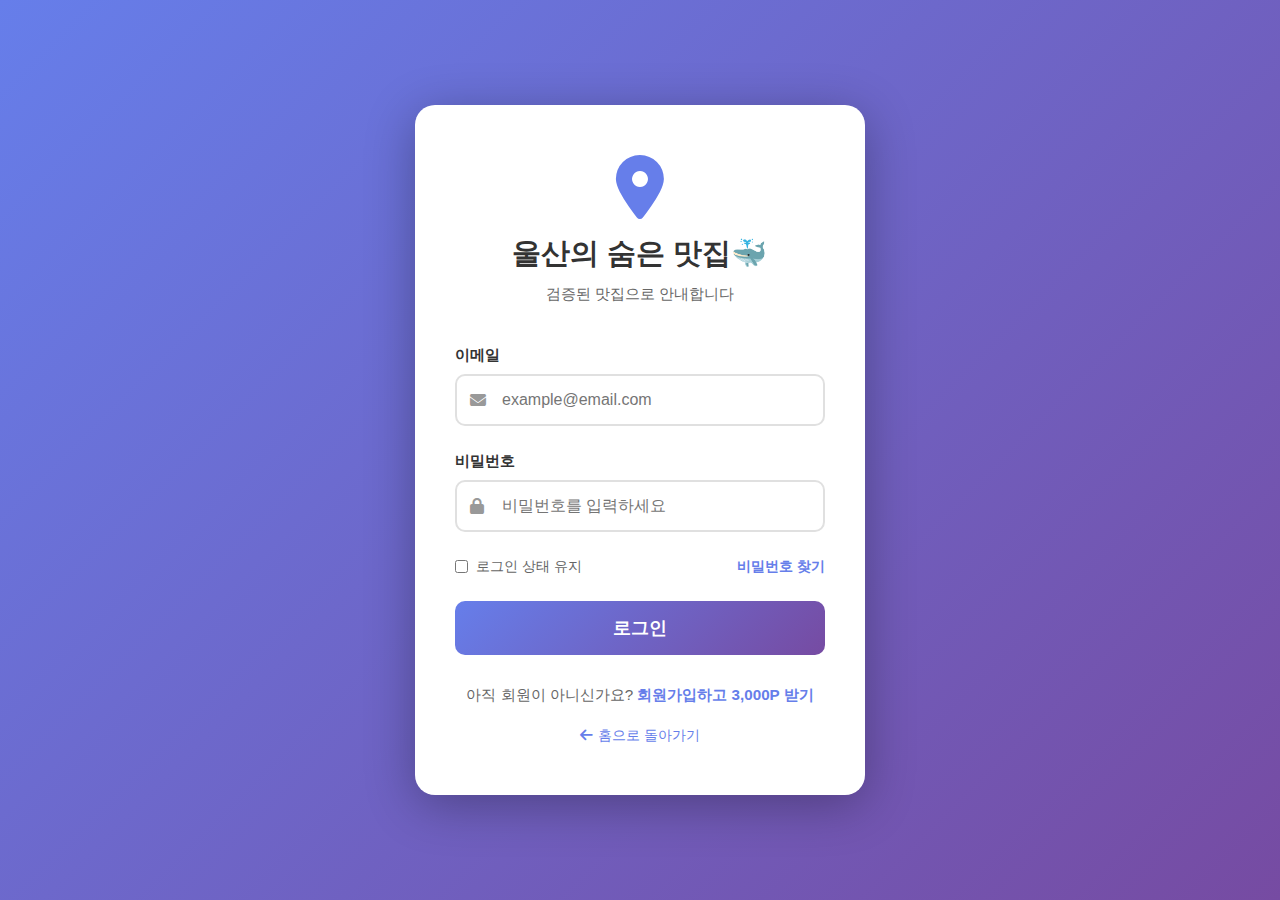
<file: login.html>
<!DOCTYPE html>
<html lang="ko">
<head>
    <meta charset="UTF-8">
    <meta name="viewport" content="width=device-width, initial-scale=1.0">
    <title>로그인 - 울산의 숨은 맛집</title>
    <link rel="stylesheet" href="https://cdnjs.cloudflare.com/ajax/libs/font-awesome/6.4.0/css/all.min.css">
    <style>
        * {
            margin: 0;
            padding: 0;
            box-sizing: border-box;
        }

        body {
            font-family: 'Segoe UI', Tahoma, Geneva, Verdana, sans-serif;
            background: linear-gradient(135deg, #667eea 0%, #764ba2 100%);
            min-height: 100vh;
            display: flex;
            justify-content: center;
            align-items: center;
            padding: 20px;
        }

        .login-container {
            background: white;
            border-radius: 20px;
            box-shadow: 0 10px 50px rgba(0,0,0,0.3);
            width: 100%;
            max-width: 450px;
            padding: 50px 40px;
        }

        .logo-section {
            text-align: center;
            margin-bottom: 40px;
        }

        .logo-section i {
            font-size: 4rem;
            color: #667eea;
            margin-bottom: 15px;
        }

        .logo-section h1 {
            font-size: 1.8rem;
            color: #333;
            margin-bottom: 10px;
        }

        .logo-section p {
            color: #666;
            font-size: 0.95rem;
        }

        .form-group {
            margin-bottom: 25px;
        }

        .form-group label {
            display: block;
            margin-bottom: 8px;
            font-weight: bold;
            color: #333;
            font-size: 0.95rem;
        }

        .input-wrapper {
            position: relative;
        }

        .input-wrapper i {
            position: absolute;
            left: 15px;
            top: 50%;
            transform: translateY(-50%);
            color: #999;
        }

        .form-group input {
            width: 100%;
            padding: 15px 15px 15px 45px;
            border: 2px solid #e0e0e0;
            border-radius: 10px;
            font-size: 1rem;
            transition: border-color 0.3s;
        }

        .form-group input:focus {
            outline: none;
            border-color: #667eea;
        }

        .form-options {
            display: flex;
            justify-content: space-between;
            align-items: center;
            margin-bottom: 25px;
            font-size: 0.9rem;
        }

        .remember-me {
            display: flex;
            align-items: center;
            gap: 8px;
            color: #666;
        }

        .remember-me input {
            cursor: pointer;
        }

        .find-link {
            color: #667eea;
            text-decoration: none;
            font-weight: bold;
            cursor: pointer;
        }

        .find-link:hover {
            text-decoration: underline;
        }

        .btn-login {
            width: 100%;
            padding: 15px;
            background: linear-gradient(135deg, #667eea 0%, #764ba2 100%);
            color: white;
            border: none;
            border-radius: 10px;
            font-size: 1.1rem;
            font-weight: bold;
            cursor: pointer;
            transition: transform 0.3s, box-shadow 0.3s;
        }

        .btn-login:hover {
            transform: translateY(-2px);
            box-shadow: 0 5px 20px rgba(102, 126, 234, 0.4);
        }

        .btn-login:disabled {
            opacity: 0.6;
            cursor: not-allowed;
        }

        .signup-link {
            text-align: center;
            color: #666;
            font-size: 0.95rem;
            margin-top: 30px;
        }

        .signup-link a {
            color: #667eea;
            font-weight: bold;
            text-decoration: none;
        }

        .signup-link a:hover {
            text-decoration: underline;
        }

        .back-home {
            text-align: center;
            margin-top: 20px;
        }

        .back-home a {
            color: #667eea;
            text-decoration: none;
            font-size: 0.9rem;
            display: inline-flex;
            align-items: center;
            gap: 5px;
        }

        .back-home a:hover {
            text-decoration: underline;
        }

        .error-message {
            color: #ff4444;
            font-size: 0.85rem;
            margin-top: 5px;
            display: none;
        }

        .error-message.show {
            display: block;
        }

        @media (max-width: 480px) {
            .login-container {
                padding: 40px 30px;
            }

            .logo-section h1 {
                font-size: 1.5rem;
            }
        }
    </style>
</head>
<body>
    <div class="login-container">
        <div class="logo-section">
            <i class="fas fa-map-marker-alt"></i>
            <h1>울산의 숨은 맛집🐳</h1>
            <p>검증된 맛집으로 안내합니다</p>
        </div>

        <form id="loginForm">
            <div class="form-group">
                <label for="userEmail">이메일</label>
                <div class="input-wrapper">
                    <i class="fas fa-envelope"></i>
                    <input type="email" id="userEmail" placeholder="example@email.com" required>
                </div>
                <div class="error-message" id="emailError"></div>
            </div>

            <div class="form-group">
                <label for="userPw">비밀번호</label>
                <div class="input-wrapper">
                    <i class="fas fa-lock"></i>
                    <input type="password" id="userPw" placeholder="비밀번호를 입력하세요" required>
                </div>
                <div class="error-message" id="pwError"></div>
            </div>

            <div class="form-options">
                <label class="remember-me">
                    <input type="checkbox" id="rememberMe">
                    <span>로그인 상태 유지</span>
                </label>
                <a class="find-link" id="resetPasswordLink">
                    비밀번호 찾기
                </a>
            </div>

            <button type="submit" class="btn-login" id="loginBtn">로그인</button>
        </form>

        <div class="signup-link">
            아직 회원이 아니신가요? 
            <a href="signup.html">회원가입하고 3,000P 받기</a>
        </div>

        <div class="back-home">
            <a href="index.html">
                <i class="fas fa-arrow-left"></i>
                홈으로 돌아가기
            </a>
        </div>
    </div>

    <script>
        // Firebase Realtime Database URL (여기에 본인의 Firebase URL을 입력하세요)
        const FIREBASE_DB_URL = 'https://ulsan-restaurant-default-rtdb.firebaseio.com';

        // 이메일을 사용자 ID로 변환
        function generateUserId(email) {
            return email.replace(/[.@]/g, '_');
        }

        // 이메일 유효성 검사
        function validateEmail(email) {
            const re = /^[^\s@]+@[^\s@]+\.[^\s@]+$/;
            return re.test(email);
        }

        // 사용자 데이터 조회
        async function getUserData(userId) {
            try {
                const response = await fetch(`${FIREBASE_DB_URL}/users/${userId}.json`);
                if (!response.ok) {
                    throw new Error('HTTP ' + response.status);
                }
                const data = await response.json();
                return data;
            } catch (error) {
                console.error('사용자 데이터 조회 에러:', error);
                return null;
            }
        }

        // 로그인 상태 저장 (세션/로컬 스토리지 대신 변수 사용)
        let currentUser = null;

        // 로그인 폼 제출
        document.getElementById('loginForm').addEventListener('submit', async (e) => {
            e.preventDefault();
            
            const email = document.getElementById('userEmail').value.trim();
            const password = document.getElementById('userPw').value;
            const loginBtn = document.getElementById('loginBtn');
            const rememberMe = document.getElementById('rememberMe').checked;
            
            // 에러 메시지 초기화
            document.getElementById('emailError').classList.remove('show');
            document.getElementById('pwError').classList.remove('show');
            
            // 유효성 검사
            if (!validateEmail(email)) {
                document.getElementById('emailError').textContent = '올바른 이메일 형식이 아닙니다.';
                document.getElementById('emailError').classList.add('show');
                return;
            }
            
            // 버튼 비활성화
            loginBtn.disabled = true;
            loginBtn.textContent = '로그인 중...';
            
            try {
                // 사용자 ID 생성
                const userId = generateUserId(email);
                
                // Firebase에서 사용자 데이터 조회
                const userData = await getUserData(userId);
                
                if (!userData) {
                    document.getElementById('emailError').textContent = '등록되지 않은 이메일입니다.';
                    document.getElementById('emailError').classList.add('show');
                    return;
                }
                
                // 비밀번호 확인
                if (userData.password !== password) {
                    document.getElementById('pwError').textContent = '비밀번호가 틀렸습니다.';
                    document.getElementById('pwError').classList.add('show');
                    return;
                }
                
                // 로그인 성공
                currentUser = {
                    userId: userId,
                    name: userData.name,
                    email: userData.email,
                    points: userData.points,
                    role: userData.role
                };
                
                // 로그인 정보를 localStorage에 저장
                localStorage.setItem('loggedInUser', JSON.stringify(currentUser));

                // 로그인 상태 유지 옵션 처리
                if (rememberMe) {
                    // 실제 서비스에서는 쿠키나 토큰 사용
                    console.log('로그인 상태 유지 활성화');
                }
                
                alert(`환영합니다, ${userData.name}님!\n로그인 성공!`);
                
                // 메인 페이지로 이동
                window.location.href = 'index.html';
                
            } catch (error) {
                console.error('로그인 에러:', error);
                alert('로그인에 실패했습니다. 다시 시도해주세요.');
            } finally {
                loginBtn.disabled = false;
                loginBtn.textContent = '로그인';
            }
        });

        // 비밀번호 찾기
        document.getElementById('resetPasswordLink').addEventListener('click', async () => {
            const email = document.getElementById('userEmail').value.trim();
            
            if (!email) {
                alert('이메일을 입력해주세요.');
                return;
            }
            
            if (!validateEmail(email)) {
                alert('올바른 이메일 형식이 아닙니다.');
                return;
            }
            
            try {
                const userId = generateUserId(email);
                const userData = await getUserData(userId);
                
                if (!userData) {
                    alert('등록되지 않은 이메일입니다.');
                    return;
                }
                
                // 실제 서비스에서는 이메일로 임시 비밀번호를 전송해야 합니다
                // 여기서는 데모용으로 alert로 표시
                alert(`${userData.name}님의 비밀번호 찾기\n\n실제 서비스에서는 이메일로 비밀번호 재설정 링크가 전송됩니다.\n\n[데모용 정보]\n현재 비밀번호: ${userData.password}`);
                
            } catch (error) {
                console.error('비밀번호 찾기 에러:', error);
                alert('비밀번호 찾기에 실패했습니다. 다시 시도해주세요.');
            }
        });
    </script>
</body>
</html>
</file>
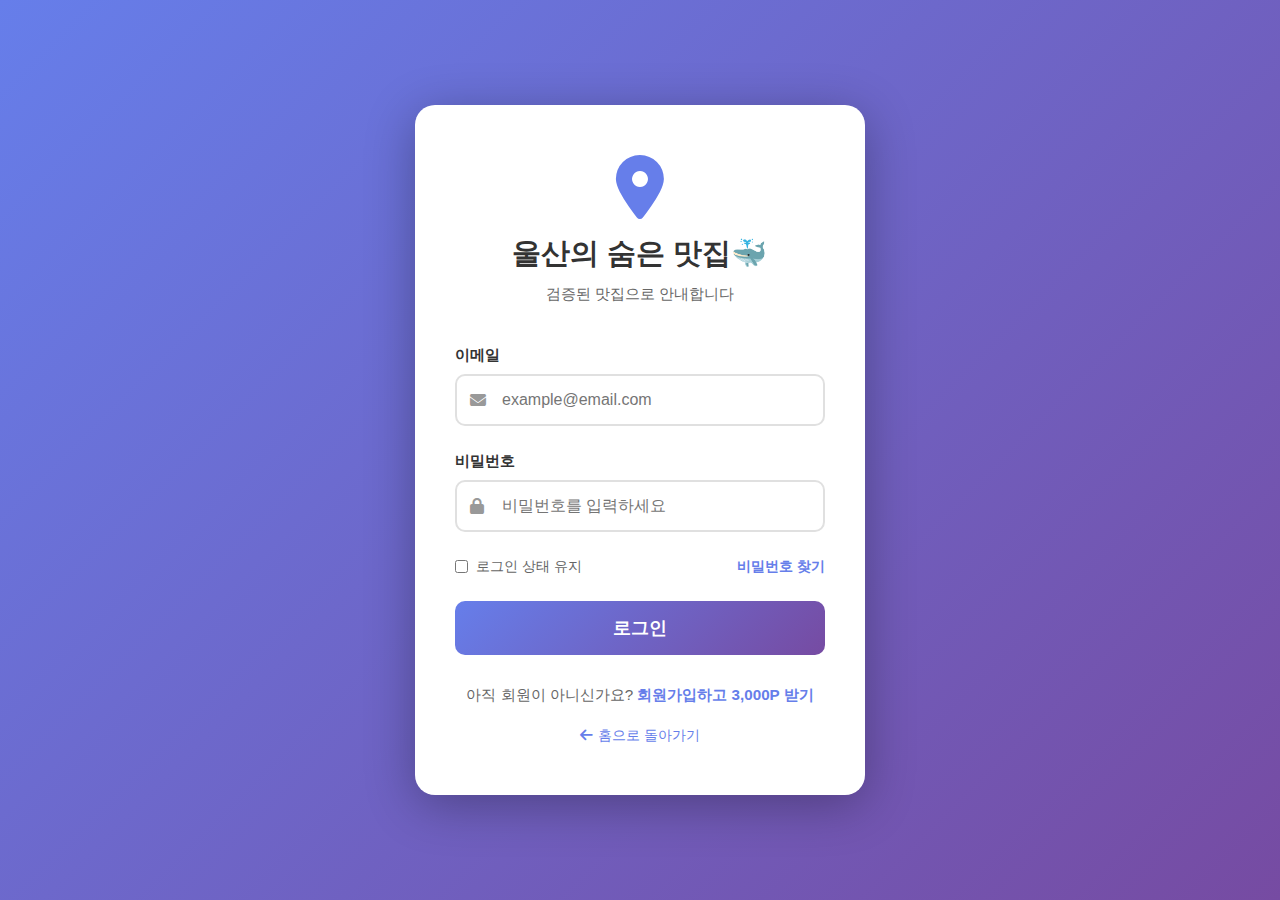
<file: mypage.html>
<!DOCTYPE html>
<html lang="ko">
<head>
    <meta charset="UTF-8">
    <meta name="viewport" content="width=device-width, initial-scale=1.0">
    <title>마이페이지 - 울산의 숨은 맛집</title>
    <link rel="stylesheet" href="https://cdnjs.cloudflare.com/ajax/libs/font-awesome/6.4.0/css/all.min.css">
    <style>
        * {
            margin: 0;
            padding: 0;
            box-sizing: border-box;
        }

        body {
            font-family: 'Segoe UI', Tahoma, Geneva, Verdana, sans-serif;
            line-height: 1.6;
            color: #333;
            background: #f8f9fa;
        }

        .header {
            background: linear-gradient(135deg, #667eea 0%, #764ba2 100%);
            color: white;
            padding: 1rem 0;
            box-shadow: 0 2px 10px rgba(0,0,0,0.1);
            position: sticky;
            top: 0;
            z-index: 1000;
        }

        .nav-container {
            max-width: 1200px;
            margin: 0 auto;
            padding: 0 20px;
            display: flex;
            justify-content: space-between;
            align-items: center;
        }

        .logo {
            font-size: 1.5rem;
            font-weight: bold;
            display: flex;
            align-items: center;
            gap: 10px;
            color: white;
            text-decoration: none;
        }

        .nav-menu {
            display: flex;
            gap: 2rem;
            list-style: none;
        }

        .nav-menu a {
            color: white;
            text-decoration: none;
            transition: opacity 0.3s;
        }

        .nav-menu a:hover {
            opacity: 0.8;
        }

        .user-info {
            display: flex;
            align-items: center;
            gap: 15px;
            background: rgba(255,255,255,0.2);
            padding: 8px 15px;
            border-radius: 20px;
        }

        .points {
            font-weight: bold;
            color: #ffd700;
        }

        .container {
            max-width: 1200px;
            margin: 0 auto;
            padding: 40px 20px;
        }

        .page-title {
            font-size: 2rem;
            margin-bottom: 10px;
            color: #333;
        }

        .page-subtitle {
            color: #666;
            margin-bottom: 40px;
        }

        .profile-section {
            background: white;
            padding: 40px;
            border-radius: 15px;
            box-shadow: 0 4px 15px rgba(0,0,0,0.1);
            margin-bottom: 30px;
            display: flex;
            align-items: center;
            gap: 30px;
        }

        .profile-avatar {
            width: 120px;
            height: 120px;
            background: linear-gradient(135deg, #667eea 0%, #764ba2 100%);
            border-radius: 50%;
            display: flex;
            align-items: center;
            justify-content: center;
            font-size: 3rem;
            color: white;
        }

        .profile-info {
            flex: 1;
        }

        .profile-name {
            font-size: 1.8rem;
            font-weight: bold;
            margin-bottom: 10px;
        }

        .profile-email {
            color: #666;
            margin-bottom: 15px;
        }

        .profile-stats {
            display: flex;
            gap: 30px;
            margin-top: 20px;
        }

        .stat-item {
            text-align: center;
        }

        .stat-value {
            font-size: 1.5rem;
            font-weight: bold;
            color: #667eea;
        }

        .stat-label {
            color: #666;
            font-size: 0.9rem;
        }

        .section {
            background: white;
            padding: 30px;
            border-radius: 15px;
            box-shadow: 0 4px 15px rgba(0,0,0,0.1);
            margin-bottom: 30px;
        }

        .section-header {
            display: flex;
            justify-content: space-between;
            align-items: center;
            margin-bottom: 25px;
            padding-bottom: 15px;
            border-bottom: 2px solid #f0f0f0;
        }

        .section-title {
            font-size: 1.5rem;
            font-weight: bold;
            color: #333;
        }

        .point-card {
            background: linear-gradient(135deg, #667eea 0%, #764ba2 100%);
            color: white;
            padding: 30px;
            border-radius: 15px;
            margin-bottom: 20px;
        }

        .point-balance {
            font-size: 2.5rem;
            font-weight: bold;
            margin-bottom: 10px;
        }

        .point-balance small {
            font-size: 1rem;
            opacity: 0.8;
        }

        .point-history {
            margin-top: 20px;
        }

        .point-item {
            display: flex;
            justify-content: space-between;
            align-items: center;
            padding: 15px;
            background: #f8f9fa;
            border-radius: 10px;
            margin-bottom: 10px;
        }

        .point-item-info {
            flex: 1;
        }

        .point-item-title {
            font-weight: bold;
            margin-bottom: 5px;
        }

        .point-item-date {
            color: #999;
            font-size: 0.9rem;
        }

        .point-amount {
            font-size: 1.2rem;
            font-weight: bold;
        }

        .point-amount.plus {
            color: #51cf66;
        }

        .point-amount.minus {
            color: #ff6b6b;
        }

        .review-item {
            display: flex;
            gap: 20px;
            padding: 20px;
            background: #f8f9fa;
            border-radius: 10px;
            margin-bottom: 15px;
        }

        .review-image {
            width: 100px;
            height: 100px;
            background: linear-gradient(135deg, #667eea 0%, #764ba2 100%);
            border-radius: 10px;
            display: flex;
            align-items: center;
            justify-content: center;
            color: white;
            font-size: 2rem;
            flex-shrink: 0;
        }

        .review-content {
            flex: 1;
        }

        .review-restaurant {
            font-weight: bold;
            font-size: 1.1rem;
            margin-bottom: 5px;
        }

        .review-rating {
            color: #ffd700;
            margin-bottom: 10px;
        }

        .review-text {
            color: #666;
            line-height: 1.5;
            margin-bottom: 10px;
        }

        .review-date {
            color: #999;
            font-size: 0.9rem;
        }

        .favorite-grid {
            display: grid;
            grid-template-columns: repeat(auto-fill, minmax(250px, 1fr));
            gap: 20px;
        }

        .favorite-card {
            background: #f8f9fa;
            border-radius: 10px;
            overflow: hidden;
            transition: transform 0.3s;
            cursor: pointer;
        }

        .favorite-card:hover {
            transform: translateY(-5px);
        }

        .favorite-image {
            width: 100%;
            height: 150px;
            background: linear-gradient(135deg, #667eea 0%, #764ba2 100%);
            display: flex;
            align-items: center;
            justify-content: center;
            color: white;
            font-size: 2.5rem;
        }

        .favorite-info {
            padding: 15px;
        }

        .favorite-name {
            font-weight: bold;
            margin-bottom: 5px;
        }

        .favorite-category {
            display: inline-block;
            background: #667eea;
            color: white;
            padding: 3px 10px;
            border-radius: 15px;
            font-size: 0.85rem;
        }

        .btn {
            padding: 10px 25px;
            border: none;
            border-radius: 8px;
            cursor: pointer;
            font-size: 1rem;
            transition: all 0.3s;
            font-weight: 500;
        }

        .btn-primary {
            background: #667eea;
            color: white;
        }

        .btn-primary:hover {
            background: #5568d3;
        }

        .btn-outline {
            background: transparent;
            border: 1px solid #667eea;
            color: #667eea;
        }

        .btn-outline:hover {
            background: #667eea;
            color: white;
        }

        .empty-state {
            text-align: center;
            padding: 60px 20px;
            color: #999;
        }

        .empty-state i {
            font-size: 4rem;
            margin-bottom: 20px;
            opacity: 0.3;
        }

        .tab-menu {
            display: flex;
            gap: 10px;
            margin-bottom: 20px;
            border-bottom: 2px solid #f0f0f0;
        }

        .tab-button {
            padding: 12px 24px;
            background: none;
            border: none;
            cursor: pointer;
            font-size: 1rem;
            color: #666;
            border-bottom: 3px solid transparent;
            transition: all 0.3s;
        }

        .tab-button.active {
            color: #667eea;
            border-bottom-color: #667eea;
            font-weight: bold;
        }

        .tab-content {
            display: none;
        }

        .tab-content.active {
            display: block;
        }

        .footer {
            background: #2c3e50;
            color: white;
            padding: 40px 20px;
            text-align: center;
            margin-top: 60px;
        }

        .footer-links {
            display: flex;
            justify-content: center;
            gap: 30px;
            margin-bottom: 20px;
            flex-wrap: wrap;
        }

        .footer-links a {
            color: white;
            text-decoration: none;
            opacity: 0.8;
            transition: opacity 0.3s;
        }

        .footer-links a:hover {
            opacity: 1;
        }

        .modal {
            display: none;
            position: fixed;
            top: 0;
            left: 0;
            width: 100%;
            height: 100%;
            background: rgba(0,0,0,0.7);
            z-index: 2000;
            justify-content: center;
            align-items: center;
        }

        .modal.active {
            display: flex;
        }

        .modal-content {
            background: white;
            padding: 40px;
            border-radius: 15px;
            max-width: 500px;
            width: 90%;
            position: relative;
            max-height: 90vh;
            overflow-y: auto;
        }

        .modal-close {
            position: absolute;
            top: 15px;
            right: 15px;
            font-size: 1.5rem;
            cursor: pointer;
            color: #999;
        }

        .modal-close:hover {
            color: #333;
        }

        .form-group {
            margin-bottom: 20px;
        }

        .form-group label {
            display: block;
            margin-bottom: 8px;
            font-weight: bold;
            color: #333;
        }

        .form-group input,
        .form-group textarea {
            width: 100%;
            padding: 12px;
            border: 1px solid #ddd;
            border-radius: 8px;
            font-size: 1rem;
        }

        .form-group input:focus,
        .form-group textarea:focus {
            outline: none;
            border-color: #667eea;
        }

        .btn-danger {
            background: #ff6b6b;
            color: white;
        }

        .btn-danger:hover {
            background: #ff5252;
        }

        .btn-warning {
            background: #ffa726;
            color: white;
        }

        .btn-warning:hover {
            background: #ff9800;
        }

        .profile-actions {
            display: flex;
            gap: 10px;
            margin-top: 15px;
        }

        @media (max-width: 768px) {
            .nav-menu {
                display: none;
            }

            .profile-section {
                flex-direction: column;
                text-align: center;
            }

            .profile-stats {
                justify-content: center;
            }

            .favorite-grid {
                grid-template-columns: 1fr;
            }

            .review-item {
                flex-direction: column;
            }
        }
    </style>
</head>
<body>
    <header class="header">
        <div class="nav-container">
            <a href="index.html" class="logo">
                <i class="fas fa-map-marker-alt"></i>
                울산의 숨은 맛집🐳
            </a>
            <ul class="nav-menu">
                <li><a href="index.html">홈</a></li>
                <li><a href="index.html#restaurants">맛집 찾기</a></li>
                <li><a href="index.html#recommend">맛집 추천하기</a></li>
                <li><a href="mypage.html">마이페이지</a></li>
            </ul>
            <div class="user-info" id="user-info">
                <i class="fas fa-user-circle"></i>
                <span class="points"><i class="fas fa-coins"></i> 0P</span>
            </div>
        </div>
    </header>

    <div class="container">
        <h1 class="page-title">마이페이지</h1>
        <p class="page-subtitle">나의 맛집 활동을 확인하고 관리하세요</p>

        <!-- 프로필 섹션 -->
        <div class="profile-section">
            <div class="profile-avatar">
                <i class="fas fa-user"></i>
            </div>
            <div class="profile-info">
                <div class="profile-name" id="profile-name">게스트</div>
                <div class="profile-email" id="profile-email">로그인이 필요합니다</div>
                <div class="profile-actions">
                    <button class="btn btn-primary" onclick="openModal('editProfileModal')">
                        <i class="fas fa-edit"></i> 정보 수정
                    </button>
                    <button class="btn btn-danger" onclick="logout()">
                        <i class="fas fa-sign-out-alt"></i> 로그아웃
                    </button>
                    <button class="btn btn-warning" onclick="openModal('deleteAccountModal')">
                        <i class="fas fa-user-times"></i> 회원 탈퇴
                    </button>
                </div>
                <div class="profile-stats">
                    <div class="stat-item">
                        <div class="stat-value" id="review-count">0</div>
                        <div class="stat-label">작성한 리뷰</div>
                    </div>
                    <div class="stat-item">
                        <div class="stat-value" id="favorite-count">0</div>
                        <div class="stat-label">찜한 맛집</div>
                    </div>
                    <div class="stat-item">
                        <div class="stat-value" id="recommend-count">0</div>
                        <div class="stat-label">추천한 맛집</div>
                    </div>
                </div>
            </div>
        </div>

        <!-- 포인트 섹션 -->
        <div class="section">
            <div class="section-header">
                <h2 class="section-title">💰 내 포인트</h2>
                <button class="btn btn-outline">포인트 사용하기</button>
            </div>
            
            <div class="point-card">
                <div class="point-balance">
                    <span id="point-balance">0</span>
                    <small>P</small>
                </div>
                <p>사용 가능한 포인트</p>
            </div>

            <div class="tab-menu">
                <button class="tab-button active" onclick="switchTab('earned')">적립 내역</button>
                <button class="tab-button" onclick="switchTab('used')">사용 내역</button>
            </div>

            <div id="earned" class="tab-content active">
                <div class="point-history">
                    <div class="point-item">
                        <div class="point-item-info">
                            <div class="point-item-title">회원가입 축하 포인트</div>
                            <div class="point-item-date">2025.10.07</div>
                        </div>
                        <div class="point-amount plus">+3,000P</div>
                    </div>
                    <div class="point-item">
                        <div class="point-item-info">
                            <div class="point-item-title">맛집 리뷰 작성 - 할매손칼국수</div>
                            <div class="point-item-date">2025.10.06</div>
                        </div>
                        <div class="point-amount plus">+200P</div>
                    </div>
                    <div class="point-item">
                        <div class="point-item-info">
                            <div class="point-item-title">맛집 추천 검증 완료 - 바다횟집</div>
                            <div class="point-item-date">2025.10.05</div>
                        </div>
                        <div class="point-amount plus">+500P</div>
                    </div>
                </div>
            </div>

            <div id="used" class="tab-content">
                <div class="point-history">
                    <div class="point-item">
                        <div class="point-item-info">
                            <div class="point-item-title">맛보기 주문 - 골목피자</div>
                            <div class="point-item-date">2025.10.04</div>
                        </div>
                        <div class="point-amount minus">-1,000P</div>
                    </div>
                    <div class="point-item">
                        <div class="point-item-info">
                            <div class="point-item-title">할인 쿠폰 사용 - 옛날통닭</div>
                            <div class="point-item-date">2025.10.03</div>
                        </div>
                        <div class="point-amount minus">-500P</div>
                    </div>
                </div>
            </div>
        </div>

        <!-- 내 리뷰 섹션 -->
        <div class="section">
            <div class="section-header">
                <h2 class="section-title">✍️ 내가 작성한 리뷰</h2>
                <button class="btn btn-primary">리뷰 쓰기</button>
            </div>

            <div class="review-item">
                <div class="review-image">
                    <i class="fas fa-utensils"></i>
                </div>
                <div class="review-content">
                    <div class="review-restaurant">할매손칼국수</div>
                    <div class="review-rating">★★★★★ 5.0</div>
                    <div class="review-text">
                        정말 맛있어요! 면발이 쫄깃하고 국물이 깊은 맛이 나네요. 
                        할머니께서 직접 만들어주시는 손칼국수의 정성이 느껴집니다. 
                        특히 김치가 맛있어서 곁들여 먹으니 환상의 조합이었습니다.
                    </div>
                    <div class="review-date">2025.10.06</div>
                </div>
            </div>

            <div class="review-item">
                <div class="review-image">
                    <i class="fas fa-fish"></i>
                </div>
                <div class="review-content">
                    <div class="review-restaurant">바다횟집</div>
                    <div class="review-rating">★★★★☆ 4.5</div>
                    <div class="review-text">
                        회가 정말 신선하고 두툼합니다. 사장님이 직접 경매하신다는 말이 실감나네요.
                        가격도 합리적이고 밑반찬도 푸짐해서 좋았습니다.
                    </div>
                    <div class="review-date">2025.10.03</div>
                </div>
            </div>
        </div>

        <!-- 찜한 맛집 섹션 -->
        <div class="section">
            <div class="section-header">
                <h2 class="section-title">❤️ 찜한 맛집</h2>
            </div>

            <div class="favorite-grid">
                <div class="favorite-card">
                    <div class="favorite-image">
                        <i class="fas fa-pizza-slice"></i>
                    </div>
                    <div class="favorite-info">
                        <div class="favorite-name">골목피자</div>
                        <span class="favorite-category">양식</span>
                        <div style="margin-top: 10px; color: #ffd700;">★ 4.7</div>
                    </div>
                </div>

                <div class="favorite-card">
                    <div class="favorite-image">
                        <i class="fas fa-coffee"></i>
                    </div>
                    <div class="favorite-info">
                        <div class="favorite-name">숨은카페</div>
                        <span class="favorite-category">카페</span>
                        <div style="margin-top: 10px; color: #ffd700;">★ 4.6</div>
                    </div>
                </div>

                <div class="favorite-card">
                    <div class="favorite-image">
                        <i class="fas fa-ice-cream"></i>
                    </div>
                    <div class="favorite-info">
                        <div class="favorite-name">수제아이스크림</div>
                        <span class="favorite-category">디저트</span>
                        <div style="margin-top: 10px; color: #ffd700;">★ 4.9</div>
                    </div>
                </div>

                <div class="favorite-card">
                    <div class="favorite-image">
                        <i class="fas fa-drumstick-bite"></i>
                    </div>
                    <div class="favorite-info">
                        <div class="favorite-name">옛날통닭</div>
                        <span class="favorite-category">치킨</span>
                        <div style="margin-top: 10px; color: #ffd700;">★ 4.8</div>
                    </div>
                </div>
            </div>
        </div>
    </div>

    <footer class="footer">
        <div class="footer-links">
            <a href="#about">서비스 소개</a>
            <a href="#terms">이용약관</a>
            <a href="#privacy">개인정보처리방침</a>
            <a href="#faq">자주 묻는 질문</a>
            <a href="#contact">고객센터</a>
        </div>
        <p>&copy; 2025 울산의 숨은 맛집. All rights reserved.</p>
        <p>울산광역시 중구 | 대표전화: 052-XXX-XXXX</p>
    </footer>

    <!-- 정보 수정 모달 -->
    <div id="editProfileModal" class="modal">
        <div class="modal-content">
            <span class="modal-close" onclick="closeModal('editProfileModal')">&times;</span>
            <h2 style="margin-bottom: 20px; color: #667eea;">
                <i class="fas fa-user-edit"></i> 내 정보 수정
            </h2>
            
            <div class="form-group">
                <label>이름 *</label>
                <input type="text" id="edit-name" placeholder="이름을 입력하세요">
            </div>
            
            <div class="form-group">
                <label>이메일 *</label>
                <input type="email" id="edit-email" placeholder="이메일을 입력하세요">
            </div>
            
            <div class="form-group">
                <label>전화번호</label>
                <input type="tel" id="edit-phone" placeholder="010-0000-0000">
            </div>

            <div class="form-group">
                <label>현재 비밀번호 (비밀번호 변경 시에만)</label>
                <input type="password" id="current-password" placeholder="현재 비밀번호">
            </div>
            
            <div class="form-group">
                <label>새 비밀번호</label>
                <input type="password" id="new-password" placeholder="새 비밀번호 (선택사항)">
            </div>

            <div class="form-group">
                <label>새 비밀번호 확인</label>
                <input type="password" id="new-password-confirm" placeholder="새 비밀번호 확인">
            </div>
            
            <button class="btn btn-primary" style="width: 100%; margin-top: 10px;" onclick="saveProfile()">
                <i class="fas fa-save"></i> 저장하기
            </button>
        </div>
    </div>

    <!-- 회원 탈퇴 모달 -->
    <div id="deleteAccountModal" class="modal">
        <div class="modal-content">
            <span class="modal-close" onclick="closeModal('deleteAccountModal')">&times;</span>
            <h2 style="margin-bottom: 20px; color: #ff6b6b;">
                <i class="fas fa-exclamation-triangle"></i> 회원 탈퇴
            </h2>
            
            <div style="background: #fff3cd; padding: 20px; border-radius: 10px; margin-bottom: 20px; border-left: 4px solid #ffa726;">
                <p style="margin: 0; color: #856404; line-height: 1.8;">
                    <strong>⚠️ 주의사항</strong><br>
                    • 회원 탈퇴 시 모든 정보가 즉시 삭제됩니다<br>
                    • 보유하신 <strong style="color: #667eea;" id="delete-points">0 포인트</strong>가 모두 소멸됩니다<br>
                    • 작성하신 리뷰와 활동 내역이 삭제됩니다<br>
                    • 탈퇴 후 7일간 재가입이 제한됩니다<br>
                    • <strong>이 작업은 되돌릴 수 없습니다</strong>
                </p>
            </div>

            <div class="form-group">
                <label>탈퇴 사유를 선택해주세요 *</label>
                <select id="delete-reason" style="width: 100%; padding: 12px; border: 1px solid #ddd; border-radius: 8px;">
                    <option value="">선택해주세요</option>
                    <option value="not-using">서비스를 사용하지 않음</option>
                    <option value="privacy">개인정보 보호 우려</option>
                    <option value="bad-service">서비스 품질 불만</option>
                    <option value="switch">다른 서비스로 전환</option>
                    <option value="etc">기타</option>
                </select>
            </div>

            <div class="form-group">
                <label>추가 의견 (선택사항)</label>
                <textarea id="delete-comment" placeholder="서비스 개선을 위해 의견을 들려주세요" style="min-height: 80px;"></textarea>
            </div>
            
            <div class="form-group">
                <label>비밀번호 확인 *</label>
                <input type="password" id="delete-password" placeholder="비밀번호를 입력하여 본인 확인">
            </div>

            <div style="margin: 20px 0; padding: 15px; background: #f8f9fa; border-radius: 8px;">
                <label style="display: flex; align-items: center; cursor: pointer;">
                    <input type="checkbox" id="delete-agree" style="width: 20px; height: 20px; margin-right: 10px;">
                    <span style="font-weight: bold; color: #333;">위 내용을 모두 확인했으며 회원 탈퇴에 동의합니다</span>
                </label>
            </div>
            
            <div style="display: flex; gap: 10px;">
                <button class="btn btn-outline" style="flex: 1;" onclick="closeModal('deleteAccountModal')">
                    취소
                </button>
                <button class="btn btn-danger" style="flex: 1;" onclick="deleteAccount()">
                    <i class="fas fa-user-times"></i> 탈퇴하기
                </button>
            </div>
        </div>
    </div>

    <script>
        // 페이지 로드 시 사용자 정보 표시
        document.addEventListener('DOMContentLoaded', () => {
            const loggedInUser = JSON.parse(localStorage.getItem('loggedInUser') || '{}');
            const userInfo = document.getElementById('user-info');

            if (loggedInUser.name) {
                // 로그인된 상태
                document.getElementById('profile-name').textContent = loggedInUser.name;
                document.getElementById('profile-email').textContent = loggedInUser.email || 'user@example.com';
                document.getElementById('point-balance').textContent = loggedInUser.points || 3000;
                
                userInfo.innerHTML = `
                    <span>${loggedInUser.name}님</span>
                    <i class="fas fa-user-circle"></i>
                    <span class="points">
                        <i class="fas fa-coins"></i> ${loggedInUser.points || 3000}P
                    </span>
                `;

                // 통계 업데이트
                document.getElementById('review-count').textContent = '2';
                document.getElementById('favorite-count').textContent = '4';
                document.getElementById('recommend-count').textContent = '1';
            } else {
                // 로그인되지 않은 상태
                alert('로그인이 필요한 페이지입니다.');
                window.location.href = 'login.html';
            }
        });

        // 모달 열기
        function openModal(modalId) {
            const modal = document.getElementById(modalId);
            modal.classList.add('active');

            // 정보 수정 모달인 경우 현재 정보 불러오기
            if (modalId === 'editProfileModal') {
                const loggedInUser = JSON.parse(localStorage.getItem('loggedInUser') || '{}');
                document.getElementById('edit-name').value = loggedInUser.name || '';
                document.getElementById('edit-email').value = loggedInUser.email || '';
                document.getElementById('edit-phone').value = loggedInUser.phone || '';
            }

            // 회원 탈퇴 모달인 경우 포인트 표시
            if (modalId === 'deleteAccountModal') {
                const loggedInUser = JSON.parse(localStorage.getItem('loggedInUser') || '{}');
                document.getElementById('delete-points').textContent = (loggedInUser.points || 3000) + ' 포인트';
            }
        }

        // 모달 닫기
        function closeModal(modalId) {
            document.getElementById(modalId).classList.remove('active');
            
            // 정보 수정 모달 초기화
            if (modalId === 'editProfileModal') {
                document.getElementById('current-password').value = '';
                document.getElementById('new-password').value = '';
                document.getElementById('new-password-confirm').value = '';
            }
            
            // 회원 탈퇴 모달 초기화
            if (modalId === 'deleteAccountModal') {
                document.getElementById('delete-reason').value = '';
                document.getElementById('delete-comment').value = '';
                document.getElementById('delete-password').value = '';
                document.getElementById('delete-agree').checked = false;
            }
        }

        // 프로필 저장
        function saveProfile() {
            const name = document.getElementById('edit-name').value.trim();
            const email = document.getElementById('edit-email').value.trim();
            const phone = document.getElementById('edit-phone').value.trim();
            const currentPassword = document.getElementById('current-password').value;
            const newPassword = document.getElementById('new-password').value;
            const newPasswordConfirm = document.getElementById('new-password-confirm').value;

            // 유효성 검사
            if (!name) {
                alert('이름을 입력해주세요.');
                return;
            }

            if (!email) {
                alert('이메일을 입력해주세요.');
                return;
            }

            // 이메일 형식 검사
            const emailRegex = /^[^\s@]+@[^\s@]+\.[^\s@]+$/;
            if (!emailRegex.test(email)) {
                alert('올바른 이메일 형식을 입력해주세요.');
                return;
            }

            // 비밀번호 변경 시 검증
            if (newPassword || newPasswordConfirm) {
                if (!currentPassword) {
                    alert('현재 비밀번호를 입력해주세요.');
                    return;
                }

                if (newPassword !== newPasswordConfirm) {
                    alert('새 비밀번호가 일치하지 않습니다.');
                    return;
                }

                if (newPassword.length < 8) {
                    alert('새 비밀번호는 8자 이상이어야 합니다.');
                    return;
                }

                // 현재 비밀번호 확인 (실제로는 서버에서 검증해야 함)
                const loggedInUser = JSON.parse(localStorage.getItem('loggedInUser') || '{}');
                if (currentPassword !== loggedInUser.password) {
                    alert('현재 비밀번호가 일치하지 않습니다.');
                    return;
                }
            }

            // 정보 업데이트
            const loggedInUser = JSON.parse(localStorage.getItem('loggedInUser') || '{}');
            loggedInUser.name = name;
            loggedInUser.email = email;
            loggedInUser.phone = phone;
            
            // 비밀번호가 변경된 경우
            if (newPassword) {
                loggedInUser.password = newPassword;
            }

            // localStorage에 저장
            localStorage.setItem('loggedInUser', JSON.stringify(loggedInUser));

            // 화면 업데이트
            document.getElementById('profile-name').textContent = name;
            document.getElementById('profile-email').textContent = email;
            document.getElementById('user-info').innerHTML = `
                <span>${name}님</span>
                <i class="fas fa-user-circle"></i>
                <span class="points">
                    <i class="fas fa-coins"></i> ${loggedInUser.points || 3000}P
                </span>
            `;

            alert('정보가 성공적으로 수정되었습니다!');
            closeModal('editProfileModal');
        }

        // 로그아웃
        function logout() {
            if (confirm('로그아웃 하시겠습니까?')) {
                localStorage.removeItem('loggedInUser');
                alert('로그아웃 되었습니다.');
                window.location.href = 'index.html';
            }
        }

        // 회원 탈퇴
        function deleteAccount() {
            const reason = document.getElementById('delete-reason').value;
            const password = document.getElementById('delete-password').value;
            const agree = document.getElementById('delete-agree').checked;

            // 유효성 검사
            if (!reason) {
                alert('탈퇴 사유를 선택해주세요.');
                return;
            }

            if (!password) {
                alert('비밀번호를 입력해주세요.');
                return;
            }

            if (!agree) {
                alert('탈퇴 동의에 체크해주세요.');
                return;
            }

            // 비밀번호 확인
            const loggedInUser = JSON.parse(localStorage.getItem('loggedInUser') || '{}');
            if (password !== loggedInUser.password) {
                alert('비밀번호가 일치하지 않습니다.');
                return;
            }

            // 최종 확인
            const finalConfirm = confirm(
                `정말로 탈퇴하시겠습니까?\n\n` +
                `• 보유 포인트 ${loggedInUser.points || 3000}P가 소멸됩니다\n` +
                `• 모든 활동 내역이 삭제됩니다\n` +
                `• 이 작업은 되돌릴 수 없습니다\n\n` +
                `탈퇴를 진행하려면 "확인"을 클릭하세요.`
            );

            if (finalConfirm) {
                // 회원 정보 삭제
                localStorage.removeItem('loggedInUser');
                
                // 탈퇴 완료 메시지
                alert(
                    '회원 탈퇴가 완료되었습니다.\n\n' +
                    '그동안 울산의 숨은 맛집을 이용해주셔서 감사합니다.\n' +
                    '더 나은 서비스로 다시 찾아뵙겠습니다.'
                );
                
                // 메인 페이지로 이동
                window.location.href = 'index.html';
            }
        }

        // 탭 전환 함수
        function switchTab(tabName) {
            // 모든 탭 버튼과 컨텐츠 비활성화
            document.querySelectorAll('.tab-button').forEach(btn => btn.classList.remove('active'));
            document.querySelectorAll('.tab-content').forEach(content => content.classList.remove('active'));

            // 선택된 탭 활성화
            event.target.classList.add('active');
            document.getElementById(tabName).classList.add('active');
        }

        // 모달 외부 클릭 시 닫기
        window.onclick = function(event) {
            if (event.target.classList.contains('modal')) {
                event.target.classList.remove('active');
            }
        }

        // 카드 클릭 이벤트
        document.querySelectorAll('.favorite-card').forEach(card => {
            card.addEventListener('click', () => {
                alert('맛집 상세 페이지로 이동합니다!');
            });
        });
    </script>
</body>
</html>
</file>
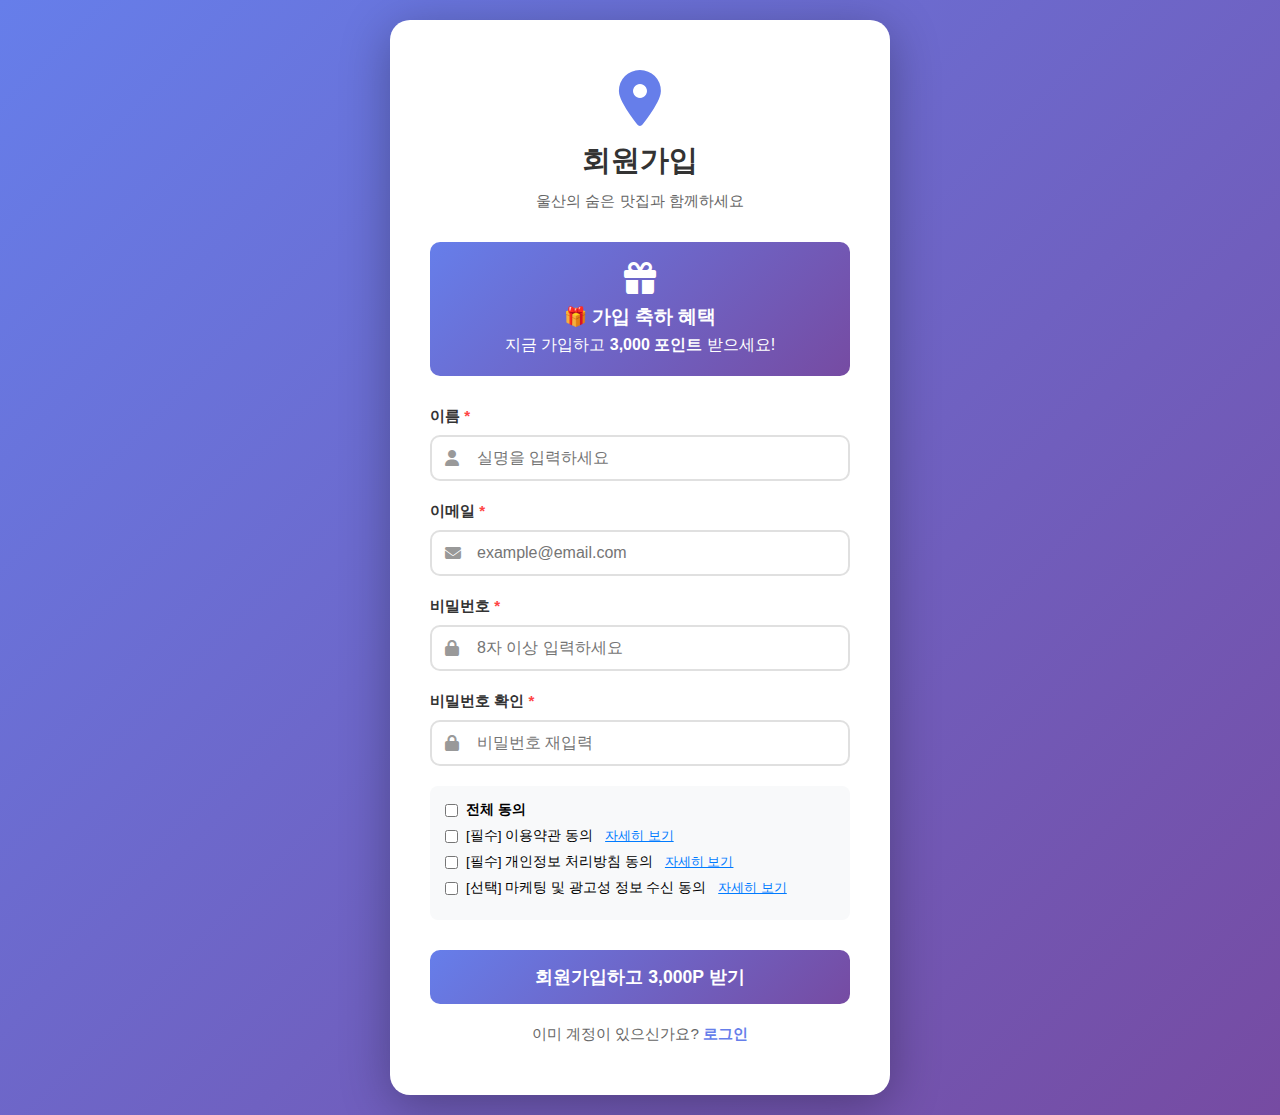
<file: signup.html>
<!DOCTYPE html>
<html lang="ko">
<head>
    <meta charset="UTF-8">
    <meta name="viewport" content="width=device-width, initial-scale=1.0">
    <title>회원가입 - 울산의 숨은 맛집</title>
    <link rel="stylesheet" href="https://cdnjs.cloudflare.com/ajax/libs/font-awesome/6.4.0/css/all.min.css">
    <style>
        * {
            margin: 0;
            padding: 0;
            box-sizing: border-box;
        }

        body {
            font-family: 'Segoe UI', Tahoma, Geneva, Verdana, sans-serif;
            background: linear-gradient(135deg, #667eea 0%, #764ba2 100%);
            min-height: 100vh;
            display: flex;
            justify-content: center;
            align-items: center;
            padding: 20px;
        }

        .signup-container {
            background: white;
            border-radius: 20px;
            box-shadow: 0 10px 50px rgba(0,0,0,0.3);
            width: 100%;
            max-width: 500px;
            padding: 50px 40px;
        }

        .logo-section {
            text-align: center;
            margin-bottom: 30px;
        }

        .logo-section i {
            font-size: 3.5rem;
            color: #667eea;
            margin-bottom: 15px;
        }

        .logo-section h1 {
            font-size: 1.8rem;
            color: #333;
            margin-bottom: 10px;
        }

        .logo-section p {
            color: #666;
            font-size: 0.95rem;
        }

        .benefit-box {
            background: linear-gradient(135deg, #667eea 0%, #764ba2 100%);
            color: white;
            padding: 20px;
            border-radius: 10px;
            margin-bottom: 30px;
            text-align: center;
        }

        .benefit-box i {
            font-size: 2rem;
            margin-bottom: 10px;
        }

        .benefit-box h3 {
            margin-bottom: 5px;
        }

        .form-group {
            margin-bottom: 20px;
        }

        .form-group label {
            display: block;
            margin-bottom: 8px;
            font-weight: bold;
            color: #333;
            font-size: 0.95rem;
        }

        .required {
            color: #ff4444;
        }

        .input-wrapper {
            position: relative;
        }

        .input-wrapper i {
            position: absolute;
            left: 15px;
            top: 50%;
            transform: translateY(-50%);
            color: #999;
        }

        .form-group input {
            width: 100%;
            padding: 12px 12px 12px 45px;
            border: 2px solid #e0e0e0;
            border-radius: 10px;
            font-size: 1rem;
            transition: border-color 0.3s;
        }

        .form-group input:focus {
            outline: none;
            border-color: #667eea;
        }

        .error-message {
            color: #ff4444;
            font-size: 0.85rem;
            margin-top: 5px;
            display: none;
        }

        .error-message.show {
            display: block;
        }

        .success-message {
            color: #51cf66;
            font-size: 0.85rem;
            margin-top: 5px;
            display: none;
        }

        .success-message.show {
            display: block;
        }

        .password-strength {
            margin-top: 8px;
            height: 4px;
            background: #e0e0e0;
            border-radius: 2px;
            overflow: hidden;
            display: none;
        }

        .password-strength.show {
            display: block;
        }

        .password-strength-bar {
            height: 100%;
            width: 0%;
            transition: all 0.3s;
        }

        .strength-weak { background: #ff4444; width: 33%; }
        .strength-medium { background: #ffa500; width: 66%; }
        .strength-strong { background: #51cf66; width: 100%; }

        .btn-signup {
            width: 100%;
            padding: 15px;
            background: linear-gradient(135deg, #667eea 0%, #764ba2 100%);
            color: white;
            border: none;
            border-radius: 10px;
            font-size: 1.1rem;
            font-weight: bold;
            cursor: pointer;
            transition: transform 0.3s, box-shadow 0.3s;
            margin-top: 10px;
        }

        .btn-signup:hover {
            transform: translateY(-2px);
            box-shadow: 0 5px 20px rgba(102, 126, 234, 0.4);
        }

        .btn-signup:disabled {
            opacity: 0.6;
            cursor: not-allowed;
        }

        .login-link {
            text-align: center;
            color: #666;
            font-size: 0.95rem;
            margin-top: 20px;
        }

        .login-link a {
            color: #667eea;
            font-weight: bold;
            text-decoration: none;
        }

        .login-link a:hover {
            text-decoration: underline;
        }

        .terms {
            margin: 20px 0;
            padding: 15px;
            background: #f8f9fa;
            border-radius: 8px;
            font-size: 0.85rem;
        }

        .terms label {
            display: flex;
            align-items: center;
            gap: 8px;
            cursor: pointer;
            margin-bottom: 8px;
        }

        .terms input[type="checkbox"] {
            cursor: pointer;
        }

        /* 아코디언 내용 스타일 */
        .details {
            display: none;
            margin: 5px 0 10px 24px;
            padding: 10px;
            border: 1px solid #ddd;
            border-radius: 6px;
            background-color: #fff;
            max-height: 150px;
            overflow-y: auto;
            line-height: 1.4;
        }

        .details.open {
            display: block;
        }

        .view-link {
            color: #007bff;
            text-decoration: underline;
            cursor: pointer;
            font-size: 0.8rem;
            margin-left: 4px;
        }

        .view-link:hover {
            text-decoration: none;
        }

        @media (max-width: 480px) {
            .signup-container {
                padding: 40px 30px;
            }

            .logo-section h1 {
                font-size: 1.5rem;
            }
        }
    </style>
</head>
<body>
    <div class="signup-container">
        <div class="logo-section">
            <i class="fas fa-map-marker-alt"></i>
            <h1>회원가입</h1>
            <p>울산의 숨은 맛집과 함께하세요</p>
        </div>

        <div class="benefit-box">
            <i class="fas fa-gift"></i>
            <h3>🎁 가입 축하 혜택</h3>
            <p>지금 가입하고 <strong>3,000 포인트</strong> 받으세요!</p>
        </div>

        <form id="signupForm">
            <div class="form-group">
                <label for="userName">이름 <span class="required">*</span></label>
                <div class="input-wrapper">
                    <i class="fas fa-user"></i>
                    <input type="text" id="userName" placeholder="실명을 입력하세요" required>
                </div>
                <div class="error-message" id="nameError"></div>
            </div>

            <div class="form-group">
                <label for="userEmail">이메일 <span class="required">*</span></label>
                <div class="input-wrapper">
                    <i class="fas fa-envelope"></i>
                    <input type="email" id="userEmail" placeholder="example@email.com" required>
                </div>
                <div class="error-message" id="emailError"></div>
            </div>

            <div class="form-group">
                <label for="userPw">비밀번호 <span class="required">*</span></label>
                <div class="input-wrapper">
                    <i class="fas fa-lock"></i>
                    <input type="password" id="userPw" placeholder="8자 이상 입력하세요" required>
                </div>
                <div class="password-strength" id="pwStrength">
                    <div class="password-strength-bar" id="pwStrengthBar"></div>
                </div>
                <div class="error-message" id="pwError"></div>
            </div>

            <div class="form-group">
                <label for="userPwConfirm">비밀번호 확인 <span class="required">*</span></label>
                <div class="input-wrapper">
                    <i class="fas fa-lock"></i>
                    <input type="password" id="userPwConfirm" placeholder="비밀번호 재입력" required>
                </div>
                <div class="error-message" id="pwConfirmError"></div>
                <div class="success-message" id="pwConfirmSuccess">비밀번호가 일치합니다.</div>
            </div>

            <div class="terms">
                <label>
                    <input type="checkbox" id="agreeAll">
                    <strong>전체 동의</strong>
                </label>

                <label>
                    <input type="checkbox" class="agree-item" required>
                    [필수] 이용약관 동의
                    <span class="view-link" onclick="toggleDetails('terms1')">자세히 보기</span>
                </label>
                <div id="terms1" class="details">
                    1. 목적<br>
                    이 약관은 회사와 이용자 간의 권리·의무 및 책임사항, 서비스 이용조건 등을 정함을 목적으로 합니다.<br><br>

                    2. 약관의 효력 및 변경<br>
                    ① 이 약관은 회원이 동의함으로써 효력이 발생합니다.<br>
                    ② 회사는 관련 법령을 위배하지 않는 범위 내에서 이 약관을 개정할 수 있으며, 변경 시 사전 공지를 통해 회원에게 알립니다.<br>
                    ③ 회원이 변경된 약관에 동의하지 않을 경우, 회원 탈퇴를 통해 계약을 해지할 수 있습니다.<br><br>

                    3. 이용계약의 체결<br>
                    ① 이용계약은 회원이 약관에 동의하고, 회사가 정한 절차에 따라 회원가입을 승인함으로써 성립합니다.<br>
                    ② 회사는 다음 각 호에 해당하는 신청에 대하여 승인을 거부할 수 있습니다.<br>
                      - 타인의 명의로 신청한 경우<br>
                      - 허위 정보를 기재한 경우<br>
                      - 사회의 안녕질서 또는 미풍양속을 저해할 우려가 있는 경우<br><br>

                    4. 회원정보의 변경<br>
                    회원은 가입 시 기재한 정보가 변경된 경우 즉시 수정해야 하며, 변경하지 않아 발생한 불이익에 대하여 회사는 책임을 지지 않습니다.<br><br>

                    5. 회원의 의무<br>
                    ① 회원은 다음 행위를 하여서는 안 됩니다.<br>
                      - 타인의 정보 도용<br>
                      - 서비스의 정상적인 운영을 방해하는 행위<br>
                      - 법령 및 공서양속에 위반되는 행위<br>
                      - 광고성 정보의 무단 전송<br>
                    ② 회원은 이 약관 및 회사의 공지사항, 운영정책을 준수해야 합니다.<br><br>

                    6. 회사의 의무<br>
                    ① 회사는 안정적인 서비스 제공을 위하여 최선을 다합니다.<br>
                    ② 회사는 회원의 개인정보를 관련 법령에 따라 보호하며, 회원의 동의 없이 제3자에게 제공하지 않습니다.<br>
                    ③ 서비스 중단, 장애 등의 사유가 발생한 경우 회사는 지체 없이 이를 공지합니다.<br><br>

                    7. 서비스의 제공 및 변경<br>
                    ① 회사는 회원에게 다음 서비스를 제공합니다.<br>
                      - 콘텐츠 제공 서비스<br>
                      - 게시판 및 커뮤니티 운영<br>
                      - 포인트 및 쿠폰 제공 서비스<br>
                    ② 회사는 서비스 운영상 또는 기술상의 필요에 따라 서비스의 일부 또는 전부를 변경할 수 있습니다.<br>
                    ③ 서비스의 변경 또는 중단 시 회사는 사전 공지합니다.<br><br>

                    8. 포인트 및 쿠폰<br>
                    ① 회사는 회원에게 포인트 또는 쿠폰을 부여할 수 있으며, 그 사용방법·유효기간·소멸조건 등은 별도 정책에 따릅니다.<br>
                    ② 포인트 및 쿠폰은 현금으로 환급되지 않으며, 서비스 내에서만 사용할 수 있습니다.<br>
                    ③ 회원이 부정한 방법으로 포인트를 적립하거나 사용한 경우 회사는 이를 취소할 수 있습니다.<br><br>

                    9. 유료서비스 및 결제<br>
                    ① 회사는 일부 서비스에 대하여 유료로 제공할 수 있습니다.<br>
                    ② 유료서비스의 이용, 결제, 환불 등에 관한 사항은 관련 법령 및 회사의 별도 정책에 따릅니다.<br>
                    ③ 회원이 결제수단을 부정 사용한 경우 회사는 해당 결제를 취소하고 법적 조치를 취할 수 있습니다.<br><br>

                    10. 게시물의 관리 및 저작권<br>
                    ① 회원이 서비스 내에 게시한 콘텐츠(이하 “게시물”)의 저작권은 회원에게 있으며, 회사는 서비스 운영, 홍보 등을 위해 필요한 범위 내에서 이를 사용할 수 있습니다.<br>
                    ② 회원의 게시물이 법령 또는 본 약관에 위반되는 경우 회사는 사전 통보 없이 삭제할 수 있습니다.<br>
                    ③ 회원은 타인의 저작권 및 초상권을 침해하지 않도록 주의해야 합니다.<br><br>

                    11. 계약의 해지 및 이용제한<br>
                    ① 회원은 언제든지 서비스 내 탈퇴 기능을 이용하여 이용계약을 해지할 수 있습니다.<br>
                    ② 회사는 회원이 본 약관을 위반하거나 서비스 운영에 지장을 초래한 경우, 이용을 제한하거나 계약을 해지할 수 있습니다.<br><br>

                    12. 책임의 제한<br>
                    ① 회사는 천재지변, 통신장애 등 불가항력적인 사유로 인한 서비스 중단에 대하여 책임을 지지 않습니다.<br>
                    ② 회사는 회원 상호 간 또는 회원과 제3자 간 거래로 발생한 분쟁에 대하여 개입하지 않으며, 이로 인한 손해에 대해 책임을 지지 않습니다.<br><br>

                    13. 약관의 해석 및 준거법<br>
                    ① 본 약관에 명시되지 않은 사항은 관련 법령과 상관례에 따릅니다.<br>
                    ② 서비스 이용과 관련하여 회사와 회원 간 발생한 분쟁은 대한민국 법령을 기준으로 해결합니다.<br><br>

                    14. 동의 안내<br>
                    이 약관의 내용을 충분히 이해하신 후 동의하시는 경우에만 회원가입을 진행해 주시기 바랍니다.<br>
                    약관에 동의하지 않으실 경우 서비스 이용이 제한될 수 있습니다.
                </div>

                <label>
                    <input type="checkbox" class="agree-item" required>
                    [필수] 개인정보 처리방침 동의
                    <span class="view-link" onclick="toggleDetails('terms2')">자세히 보기</span>
                </label>
                <div id="terms2" class="details">
                    1. 개인정보 수집 항목<br>
                    이용자가 (서비스) 등 회사의 서비스(이하 '회사의 서비스')를 이용하기 위해 회원가입을 할 경우, 회사는 서비스 이용을 위해 아래와 같이 필요한 최소한의 개인정보를 수집합니다.<br>
                    ① 회사는 최초 회원가입 시 회원 식별 및 서비스 제공을 위해 아래와 같은 정보를 수집합니다.<br>
                      - 필수항목: 이메일, 아이디, 비밀번호, 휴대전화 번호, 집 주소, 이름<br>
                      - 선택항목: 가입경로<br>
                    ② 회사는 만 14세 미만 아동의 경우, 법정대리인으로부터 다음과 같은 정보를 수집할 수 있습니다.<br>
                      - 법정대리인(보호자)의 이름, 생년월일, 성별, 내/외국인 여부, 휴대전화 번호, 이동통신사 정보, 아이핀 정보(아이핀 확인 시)<br>
                    ③ 회사는 서비스 이용 과정에서 아래와 같은 정보들이 생성되는 경우 이를 수집할 수 있습니다.<br>
                      - PC/모바일 웹 서비스 이용 기록, 쿠키, 접속지 정보, 기기 정보, 불량 이용 기록, 방문 일시<br>
                    ④ 회사는 이용자가 서비스 이용 과정에서 입력하는 방식(예: ) 등을 통하여 생성되는 개인정보를 수집합니다.<br><br>

                    2. 개인정보 수집 및 이용 목적<br>
                    회사는 수집된 개인정보를 아래와 같은 이용 목적으로 활용합니다.<br>
                    ① 본인인증, 구매 및 요금 결제, 상품 및 서비스의 배송, 콘텐츠 제공 등 유료 서비스 제공을 위하여 활용됩니다.<br>
                    ② 회원 가입 의사의 확인, 연령 확인 및 법정대리인 동의 진행, 이용자 및 법정대리인의 본인 확인, 이용자 식별, 회원 탈퇴 의사의 확인 등 회원 관리를 위하여 개인정보를 이용합니다.<br>
                    ③ 콘텐츠 등 기존 서비스 제공에 더하여, 서비스 이용에 대한 통계, 서비스 방문 및 이용 기록과 접속 빈도 분석 등 신규 서비스 요소의 발굴 및 기존 서비스 개선 등을 위하여 개인정보를 이용합니다.<br>
                    ④ 법령 및 회사 이용약관을 위반하는 회원에 대한 이용 제한 조치, 부정 이용 행위를 포함하여 서비스의 원활한 운영에 지장을 주는 행위에 대한 방지 및 제재, 계정 도용 및 부정 거래 방지, 약관 개정 등의 고지사항 전달, 분쟁조정을 위한 기록 보존, 민원처리 등 이용자 보호 및 서비스 운영을 위해 활용됩니다.<br>
                    ⑤ 요청 이행 및 거래 처리, 고지사항 전달, 불만 처리 등 민원 처리 등 회원 관리를 위하여 활용됩니다.<br><br>

                    3. 개인정보의 보유 및 이용 기간<br>
                    회사는 이용자의 개인정보에 대해 개인정보의 수집·이용 목적이 달성을 위한 기간 동안 개인정보를 보유 및 이용합니다. 다만, 목적을 달성한 이후에도 관련 법령에서 정한 바가 있으면 그에 따라 개인정보를 보존, 활용하고 있습니다.<br><br>

                    회사는 관계 법령에 따라 다음과 같이 개인정보를 보유 및 이용합니다.<br><br>

                    ① 전자상거래 등에서의 소비자보호에 관한 법률에 따른 보유 정보 및 보유 기간<br>
                        - 계약 또는 청약 철회 등에 관한 기록: 5년<br>
                        - 대금결제 및 재화 등의 공급에 관한 기록: 5년<br>
                    ② 통신비밀보호법에 따른 보유 정보 및 보유 기간<br>
                        - 웹사이트 로그 기록 자료: 3개월<br>
                    ③ 전자금융거래법에 따른 보유 정보 및 보유 기간<br>
                        - 전자금융거래에 관한 기록: 5년<br>
                    ④ 위치정보의 보호 및 이용등에 관한 법률에 따른 보유 정보 및 보유 기간<br>
                        - 개인위치정보에 관한 기록: 6개월<br>
                    ⑤ 전자상거래 등에서의 소비자보호에 관한 법률 시행령<br>
                        - 소비자의 불만 또는 분쟁처리에 관한 기록: 3년<br>
                    ⑥ 개인정보처리방침에 따른 부정사용자의 이용 기록 및 중복가입 확인 정보 보유 기간<br>
                        - 회원 탈퇴 시점으로부터 최대 1년간 보관<br>
                    ⑦기타 관련 법령 준수를 위해 필요한 기록<br>
                        - 관련 법령에 준함<br><br>

                    4. 거부 시 불이익<br>
                    위 내용을 자세히 읽은 후 이에 동의하시는 경우에만 회원 가입을 진행해 주시기 바랍니다. 본 동의에 대해 거부하실 권리가 있으나 거부 시 회사가 제공하는 서비스 이용이 제한될 수 있습니다.

                </div>

                <label>
                    <input type="checkbox" class="agree-item">
                    [선택] 마케팅 및 광고성 정보 수신 동의
                    <span class="view-link" onclick="toggleDetails('terms3')">자세히 보기</span>
                </label>
                <div id="terms3" class="details">
                    1. 수집 목적<br>
                    회사는 수집된 개인정보를 아래와 같은 목적으로 활용합니다.<br>

                    ①서비스 및 제품소개를 위하여 이용됩니다.<br><br>

                    2. 수집 항목<br>
                    회사는 최초 회원가입 시 회원 식별 및 서비스 제공을 위해 아래와 같은 정보를 수집합니다.<br>

                    ①성명, 전화번호, 이메일<br><br>

                    3. 보유 기간<br>
                    회사는 이용자의 개인정보에 대해 개인정보의 수집·이용 목적이 달성을 위한 기간동안 개인정보를 보유 및 이용합니다. 개인정보 수집 및 이용목적이 달성된 후에는 해당 정보를 지체 없이 파기합니다.<br><br>

                    4. 거부 시 불이익<br>
                    정보주체는 위와 같이 개인정보를 처리하는 것에 대한 동의를 거부할 권리가 있습니다. 본 동의 거부 시 (서비스)이/가 제한될 수 있습니다.
                </div>
            </div>

            <button type="submit" class="btn-signup" id="signupBtn">회원가입하고 3,000P 받기</button>
        </form>

        <div class="login-link">
            이미 계정이 있으신가요? 
            <a href="login.html">로그인</a>
        </div>
    </div>

    <script>
        // Firebase Realtime Database URL (여기에 본인의 Firebase URL을 입력하세요)
        const FIREBASE_DB_URL = 'https://ulsan-restaurant-default-rtdb.firebaseio.com';

        // 전체 동의 체크박스
        document.getElementById('agreeAll').addEventListener('change', function() {
            const checkboxes = document.querySelectorAll('.agree-item');
            checkboxes.forEach(cb => cb.checked = this.checked);
        });

        // 약관 내용 펼치기
        function toggleDetails(id) {
            document.getElementById(id).classList.toggle('open');
        }

        // 전체 동의 기능
        const agreeAll = document.getElementById('agreeAll');
        const agreeItems = document.querySelectorAll('.agree-item');

        agreeAll.addEventListener('change', function() {
            agreeItems.forEach(cb => cb.checked = this.checked);
        });

        agreeItems.forEach(cb => {
            cb.addEventListener('change', function() {
                agreeAll.checked = Array.from(agreeItems).every(item => item.checked);
            });
        });

        // 비밀번호 강도 체크
        document.getElementById('userPw').addEventListener('input', function() {
            const password = this.value;
            const strengthBar = document.getElementById('pwStrengthBar');
            const strengthDiv = document.getElementById('pwStrength');
            
            if (password.length === 0) {
                strengthDiv.classList.remove('show');
                return;
            }
            
            strengthDiv.classList.add('show');
            strengthBar.className = 'password-strength-bar';
            
            if (password.length < 6) {
                strengthBar.classList.add('strength-weak');
            } else if (password.length < 10) {
                strengthBar.classList.add('strength-medium');
            } else {
                strengthBar.classList.add('strength-strong');
            }
        });

        // 비밀번호 확인 체크
        document.getElementById('userPwConfirm').addEventListener('input', function() {
            const password = document.getElementById('userPw').value;
            const confirmPassword = this.value;
            const errorMsg = document.getElementById('pwConfirmError');
            const successMsg = document.getElementById('pwConfirmSuccess');
            
            if (confirmPassword.length === 0) {
                errorMsg.classList.remove('show');
                successMsg.classList.remove('show');
                return;
            }
            
            if (password !== confirmPassword) {
                errorMsg.textContent = '비밀번호가 일치하지 않습니다.';
                errorMsg.classList.add('show');
                successMsg.classList.remove('show');
            } else {
                errorMsg.classList.remove('show');
                successMsg.classList.add('show');
            }
        });

        // 이메일 유효성 검사
        function validateEmail(email) {
            const re = /^[^\s@]+@[^\s@]+\.[^\s@]+$/;
            return re.test(email);
        }

        // 고유 사용자 ID 생성 (이메일 기반)
        function generateUserId(email) {
            return email.replace(/[.@]/g, '_');
        }

        // 이메일 중복 체크
        async function checkEmailExists(userId) {
            try {
                const response = await fetch(`${FIREBASE_DB_URL}/users/${userId}.json`);
                if (!response.ok) {
                    throw new Error('HTTP ' + response.status);
                }
                const data = await response.json();
                return data !== null;
            } catch (error) {
                console.error('이메일 중복 체크 에러:', error);
                return false;
            }
        }

        // 회원가입 폼 제출
        document.getElementById('signupForm').addEventListener('submit', async (e) => {
            e.preventDefault();
            
            const name = document.getElementById('userName').value.trim();
            const email = document.getElementById('userEmail').value.trim();
            const password = document.getElementById('userPw').value;
            const passwordConfirm = document.getElementById('userPwConfirm').value;
            const signupBtn = document.getElementById('signupBtn');
            
            // 초기화
            document.querySelectorAll('.error-message').forEach(el => el.classList.remove('show'));
            
            // 유효성 검사
            if (name.length < 2) {
                document.getElementById('nameError').textContent = '이름은 2자 이상이어야 합니다.';
                document.getElementById('nameError').classList.add('show');
                return;
            }

            if (!validateEmail(email)) {
                document.getElementById('emailError').textContent = '올바른 이메일 형식이 아닙니다.';
                document.getElementById('emailError').classList.add('show');
                return;
            }
            
            if (password.length < 8) {
                document.getElementById('pwError').textContent = '비밀번호는 8자 이상이어야 합니다.';
                document.getElementById('pwError').classList.add('show');
                return;
            }
            
            if (password !== passwordConfirm) {
                document.getElementById('pwConfirmError').textContent = '비밀번호가 일치하지 않습니다.';
                document.getElementById('pwConfirmError').classList.add('show');
                return;
            }
            
            // 필수 약관 체크
            const requiredCheckboxes = document.querySelectorAll('.agree-item[required]');
            const allChecked = Array.from(requiredCheckboxes).every(cb => cb.checked);
            
            if (!allChecked) {
                alert('필수 약관에 동의해주세요.');
                return;
            }
            
            // 버튼 비활성화
            signupBtn.disabled = true;
            signupBtn.textContent = '가입 중...';
            
            try {
                // 고유 사용자 ID 생성
                const userId = generateUserId(email);
                
                // 이메일 중복 체크
                const emailExists = await checkEmailExists(userId);
                if (emailExists) {
                    document.getElementById('emailError').textContent = '이미 사용 중인 이메일입니다.';
                    document.getElementById('emailError').classList.add('show');
                    return;
                }
                
                // 사용자 데이터 구성
                const userData = {
                    name: name,
                    email: email,
                    password: password, // 실제 서비스에서는 암호화 필요!
                    points: 3000,
                    createdAt: new Date().toISOString(),
                    role: 'user'
                };
                
                // Firebase Realtime Database에 저장
                const response = await fetch(`${FIREBASE_DB_URL}/users/${userId}.json`, {
                    method: 'PUT',
                    headers: {
                        'Content-Type': 'application/json'
                    },
                    body: JSON.stringify(userData)
                });
                
                if (!response.ok) {
                    throw new Error('HTTP ' + response.status);
                }
                
                alert(`회원가입 완료!\n환영합니다, ${name}님!\n3,000 포인트가 지급되었습니다.`);
                
                // 폼 초기화
                document.getElementById('signupForm').reset();
                document.getElementById('pwConfirmSuccess').classList.remove('show');
                document.getElementById('pwStrength').classList.remove('show');
                
                // 로그인 페이지로 이동 (필요시)
                // window.location.href = 'login.html';
                
            } catch (error) {
                console.error('회원가입 에러:', error);
                alert('회원가입에 실패했습니다. 다시 시도해주세요.');
            } finally {
                signupBtn.disabled = false;
                signupBtn.textContent = '회원가입하고 3,000P 받기';
            }
        });
    </script>
</body>
</html>
</file>
